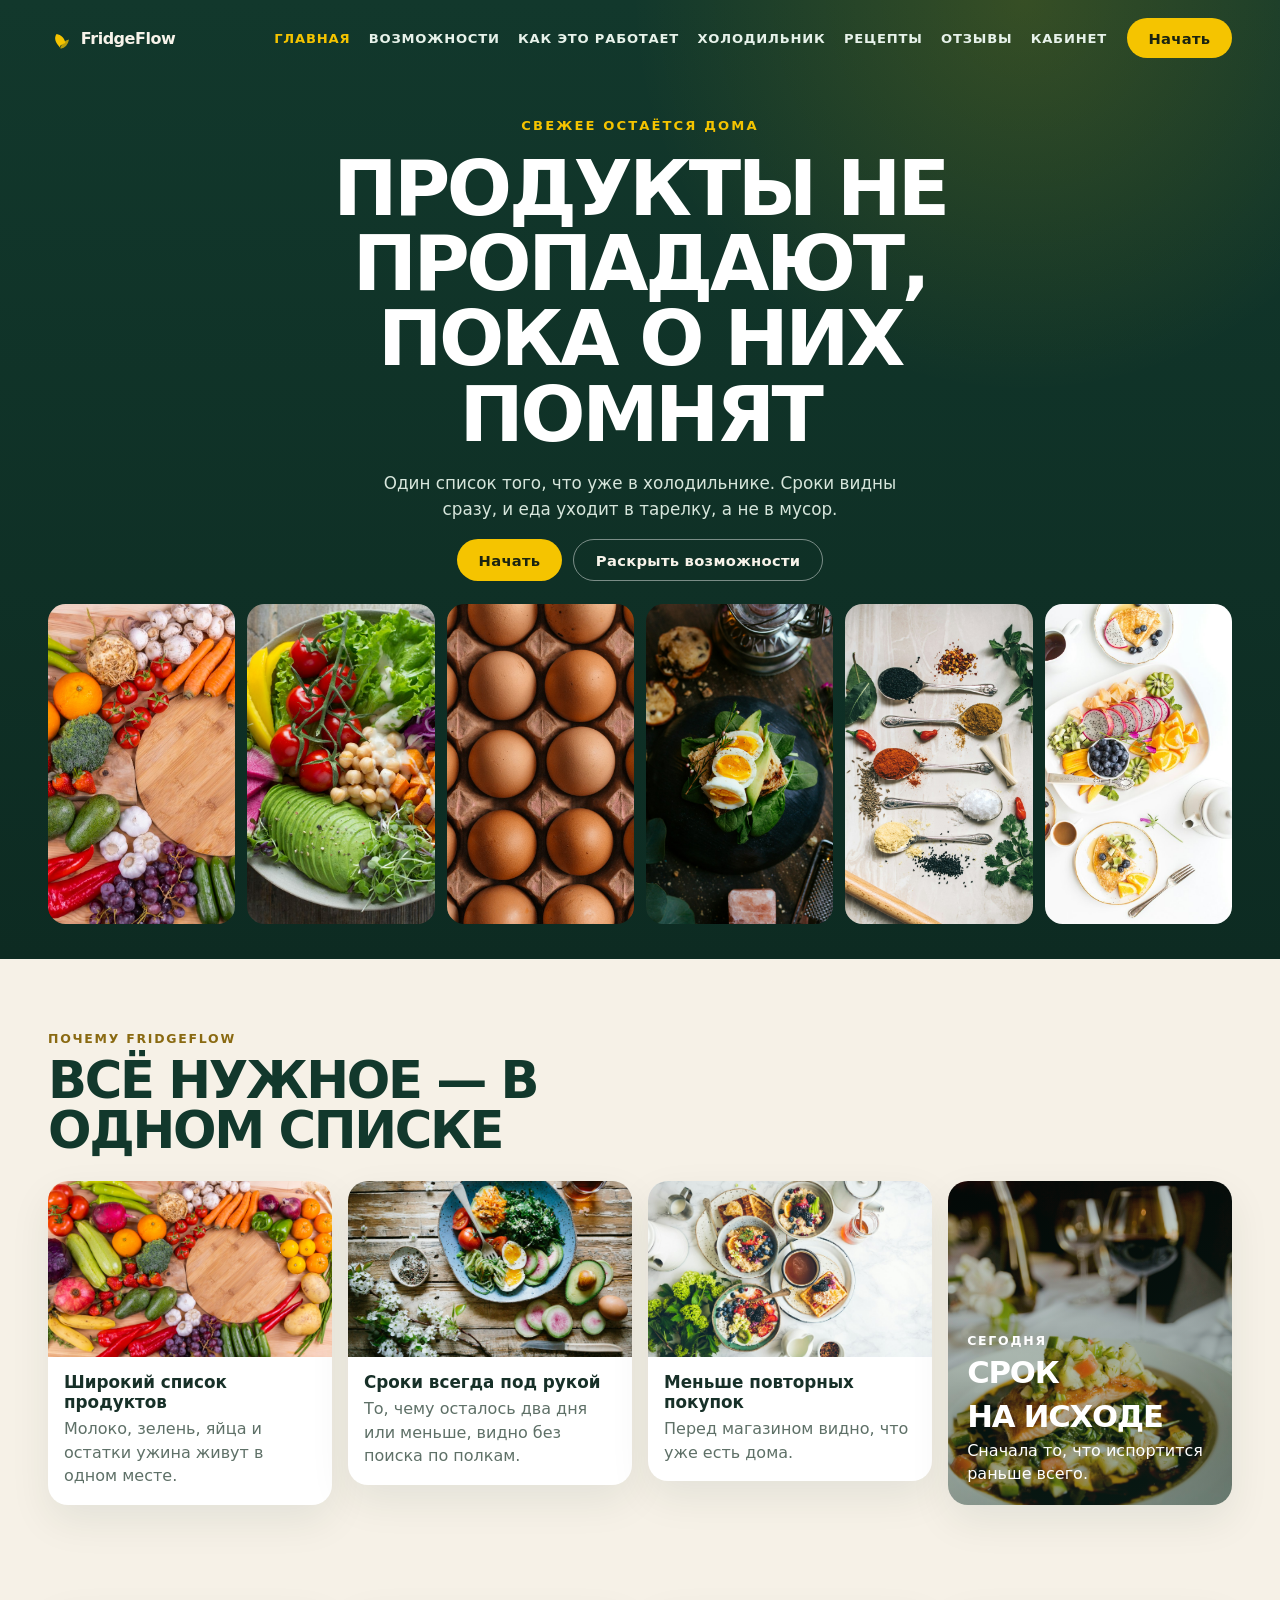
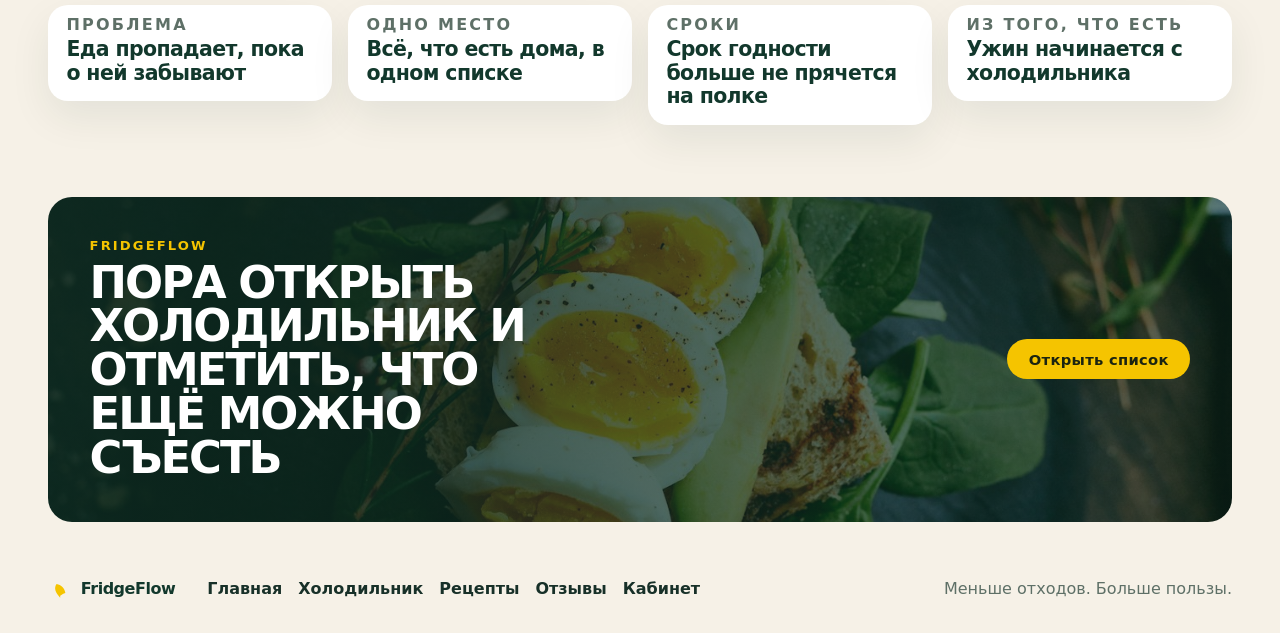
<file: index.html>
<!DOCTYPE html>
<html lang="ru">
  <head>
    <meta charset="UTF-8" />
    <meta name="viewport" content="width=device-width, initial-scale=1" />
    <title>FridgeFlow</title>
    <link rel="stylesheet" href="styles.css" />
  </head>
  <body>
    <header class="topbar">
      <a class="brand" href="index.html">
        <svg viewBox="0 0 24 24" aria-hidden="true">
          <path
            fill="currentColor"
            d="M11.8 21c-4.6-5.1-6.4-9.1-3.5-13.3C12.8 8.4 16.2 12 16.8 16.4c-.9.2-1.9.6-2.8 1.2-.6.5-1.4.9-2.2 1.4Z"
          />
          <path
            fill="currentColor"
            opacity="0.72"
            d="M12.1 20.7c1.3-3.9 4-6.7 8.2-7.7-.9 4.7-3.6 8.2-8.2 9v-1.3Z"
          />
        </svg>
        <span>FridgeFlow</span>
      </a>
      <nav class="top-nav" aria-label="Разделы">
        <a href="index.html" aria-current="page">Главная</a>
        <a href="#why">Возможности</a>
        <a href="#chapters">Как это работает</a>
        <a href="dashboard.html">Холодильник</a>
        <a href="recipes.html">Рецепты</a>
        <a href="reviews.html">Отзывы</a>
        <a href="cabinet.html">Кабинет</a>
      </nav>
      <a class="pill" href="dashboard.html">Начать</a>
    </header>

    <main class="hero">
      <div id="expiry-notice" class="expiry-notice" hidden></div>
      <div class="hero-content">
        <p class="logo reveal">Свежее остаётся дома</p>
        <h1 class="reveal">Продукты не пропадают, пока о них помнят</h1>
        <p class="lead reveal">
          Один список того, что уже в холодильнике. Сроки видны сразу, и еда
          уходит в тарелку, а не в мусор.
        </p>
        <div class="hero-actions reveal">
          <a class="cta" href="dashboard.html">Начать</a>
          <button class="cta cta-secondary" id="open-chapters" type="button" aria-expanded="false">
            Раскрыть возможности
          </button>
        </div>
      </div>
      <div class="mosaic" aria-hidden="true">
        <img src="images/vegetables.jpg" alt="" />
        <img src="images/greens.jpg" alt="" />
        <img src="images/eggs.jpg" alt="" />
        <img src="images/meal.jpg" alt="" />
        <img src="images/board.jpg" alt="" />
        <img src="images/roast.jpg" alt="" />
      </div>
    </main>

    <section class="why" id="why">
      <p class="kicker">Почему FridgeFlow</p>
      <h2>Всё нужное — в одном списке</h2>
      <div class="why-grid">
        <article class="why-card">
          <img src="images/vegetables.jpg" alt="Овощи и фрукты на столе" />
          <h3>Широкий список продуктов</h3>
          <p>Молоко, зелень, яйца и остатки ужина живут в одном месте.</p>
        </article>
        <article class="why-card">
          <img src="images/prep.jpg" alt="Подготовка продуктов на кухне" />
          <h3>Сроки всегда под рукой</h3>
          <p>То, чему осталось два дня или меньше, видно без поиска по полкам.</p>
        </article>
        <article class="why-card">
          <img src="images/pantry.jpg" alt="Запас продуктов на полке" />
          <h3>Меньше повторных покупок</h3>
          <p>Перед магазином видно, что уже есть дома.</p>
        </article>
        <article class="why-card why-card-accent">
          <p class="sale-kicker">Сегодня</p>
          <p class="sale-title">Срок<br />на исходе</p>
          <p>Сначала то, что испортится раньше всего.</p>
        </article>
      </div>
    </section>

    <div class="chapters" id="chapters">
      <section class="chapter" tabindex="0" aria-labelledby="problem-title">
        <p class="kicker">Проблема</p>
        <h2 id="problem-title">Еда пропадает, пока о ней забывают</h2>
        <div class="chapter-extra">
          <div class="chapter-extra-inner">
            <figure class="chapter-photo">
              <img
                src="images/vegetables.jpg"
                alt="Овощи и фрукты, разложенные на деревянной доске"
              />
            </figure>
            <p>
              Продукты покупают с запасом, а потом теряют из виду. Без срока
              годности под рукой зелень, молоко и вчерашний ужин оказываются
              в мусоре.
            </p>
          </div>
        </div>
      </section>

      <section class="chapter" tabindex="0" aria-labelledby="place-title">
        <p class="kicker">Одно место</p>
        <h2 id="place-title">Всё, что есть дома, в одном списке</h2>
        <div class="chapter-extra">
          <div class="chapter-extra-inner">
            <figure class="chapter-photo">
              <img
                src="images/greens.jpg"
                alt="Овощи, авокадо и нут в миске на деревянном столе"
              />
            </figure>
            <p>
              FridgeFlow собирает продукты в одном месте. Видно, что уже есть
              и сколько осталось, поэтому одно и то же не покупается снова.
            </p>
            <p class="pantry">Молоко, яйца, шпинат, йогурт</p>
          </div>
        </div>
      </section>

      <section class="chapter" tabindex="0" aria-labelledby="expiry-title">
        <p class="kicker">Сроки</p>
        <h2 id="expiry-title">Срок годности больше не прячется на полке</h2>
        <div class="chapter-extra">
          <div class="chapter-extra-inner">
            <figure class="chapter-photo">
              <img src="images/eggs.jpg" alt="Яйца в картонном лотке крупным планом" />
            </figure>
            <p>
              То, что испортится раньше, видно сразу. Сначала зелень и
              молочное, потом всё, у чего ещё есть время.
            </p>
            <ul class="notes">
              <li><span>Зелень</span><span class="soon">два дня</span></li>
              <li><span>Йогурт</span><span>до пятницы</span></li>
              <li><span>Молоко</span><span>на неделе</span></li>
            </ul>
          </div>
        </div>
      </section>

      <section class="chapter" tabindex="0" aria-labelledby="cook-title">
        <p class="kicker">Из того, что есть</p>
        <h2 id="cook-title">Ужин начинается с холодильника</h2>
        <div class="chapter-extra">
          <div class="chapter-extra-inner">
            <figure class="chapter-photo">
              <img
                src="images/meal.jpg"
                alt="Тост со шпинатом, яйцом и авокадо"
              />
            </figure>
            <p>
              Рецепт собирается из продуктов, которые уже дома. Они уходят
              в тарелку, пока срок годности ещё не вышел.
            </p>
            <p class="example">Омлет, шпинат и то, что осталось со вчера</p>
          </div>
        </div>
      </section>
    </div>

    <section class="ready">
      <div>
        <p class="logo">FridgeFlow</p>
        <h2>Пора открыть холодильник и отметить, что ещё можно съесть</h2>
      </div>
      <a class="cta" href="dashboard.html">Открыть список</a>
    </section>

    <footer class="site-foot">
      <a class="brand" href="index.html">
        <svg viewBox="0 0 24 24" aria-hidden="true">
          <path
            fill="currentColor"
            d="M11.8 21c-4.6-5.1-6.4-9.1-3.5-13.3C12.8 8.4 16.2 12 16.8 16.4c-.9.2-1.9.6-2.8 1.2-.6.5-1.4.9-2.2 1.4Z"
          />
        </svg>
        <span>FridgeFlow</span>
      </a>
      <nav aria-label="Подвал">
        <a href="index.html">Главная</a>
        <a href="dashboard.html">Холодильник</a>
        <a href="recipes.html">Рецепты</a>
        <a href="reviews.html">Отзывы</a>
        <a href="cabinet.html">Кабинет</a>
      </nav>
      <p>Меньше отходов. Больше пользы.</p>
    </footer>

    <script src="script.js"></script>
  </body>
</html>
</file>
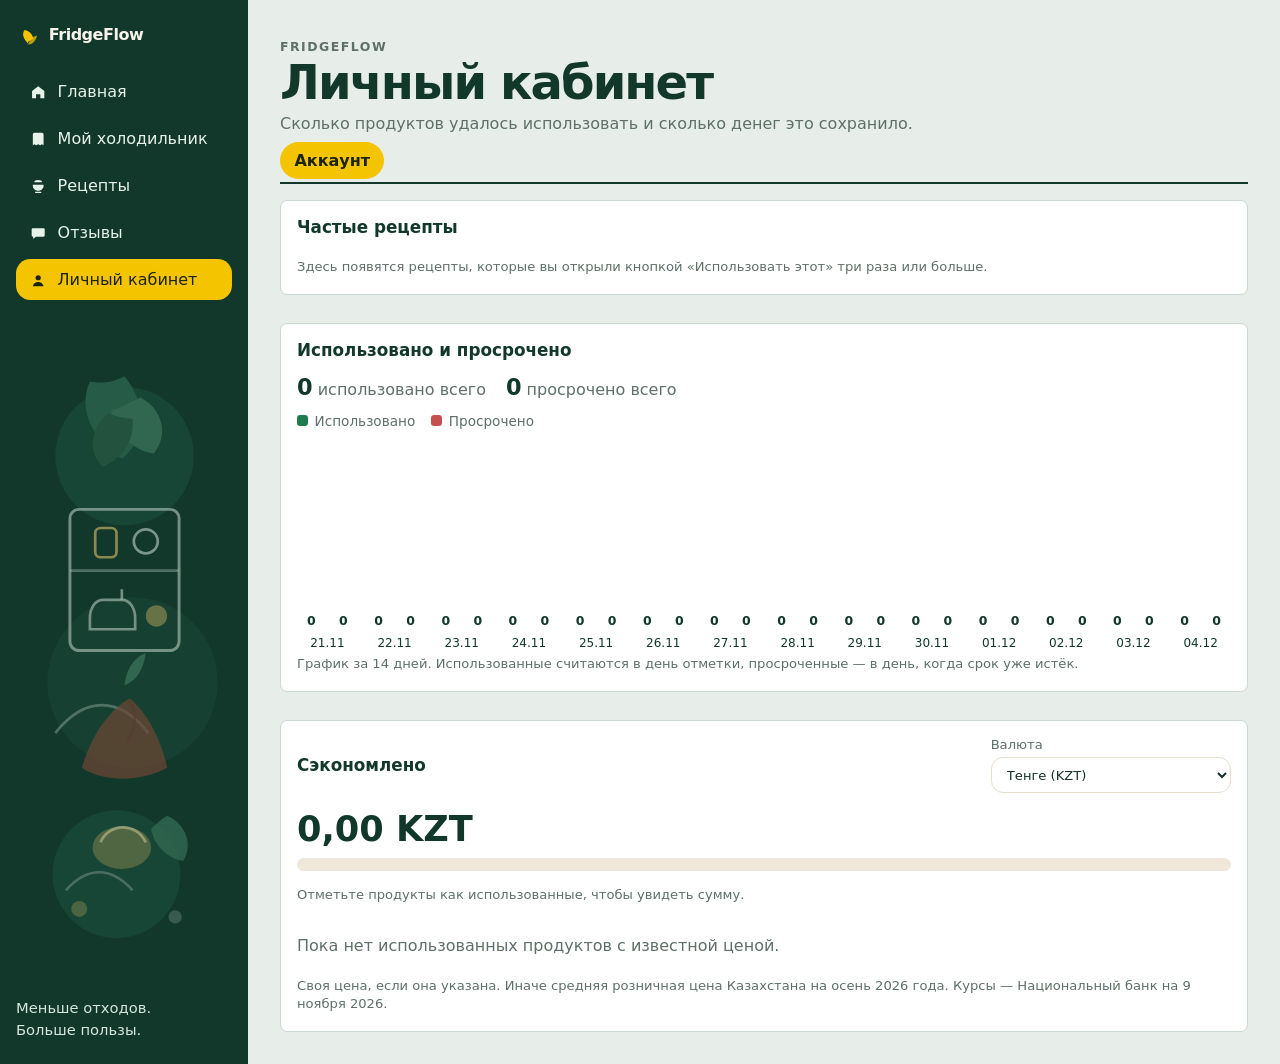
<file: cabinet.html>
<!DOCTYPE html>
<html lang="ru">
  <head>
    <meta charset="UTF-8" />
    <meta name="viewport" content="width=device-width, initial-scale=1" />
    <title>Личный кабинет — FridgeFlow</title>
    <link rel="stylesheet" href="styles.css" />
    <link rel="stylesheet" href="dashboard.css" />
  </head>
  <body class="page-cabinet">
    <div class="app">
      <aside class="sidebar">
        <a class="brand" href="index.html">
          <svg viewBox="0 0 24 24" aria-hidden="true">
            <path
              fill="currentColor"
              d="M11.8 21c-4.6-5.1-6.4-9.1-3.5-13.3C12.8 8.4 16.2 12 16.8 16.4c-.9.2-1.9.6-2.8 1.2-.6.5-1.4.9-2.2 1.4Z"
            />
            <path
              fill="currentColor"
              opacity="0.72"
              d="M12.1 20.7c1.3-3.9 4-6.7 8.2-7.7-.9 4.7-3.6 8.2-8.2 9v-1.3Z"
            />
          </svg>
          <span>FridgeFlow</span>
        </a>

        <nav class="side-nav" aria-label="Разделы">
          <a href="index.html">
            <svg viewBox="0 0 24 24" aria-hidden="true">
              <path
                fill="currentColor"
                d="M12 4.2 4 10.4V20h5.2v-5.2h5.6V20H20v-9.6L12 4.2Z"
              />
            </svg>
            Главная
          </a>
          <a href="dashboard.html">
            <svg viewBox="0 0 24 24" aria-hidden="true">
              <path
                fill="currentColor"
                d="M7 3.5h10a2 2 0 0 1 2 2V20l-2.2-1.4L14.6 20l-2.6-1.4L9.4 20l-2.2-1.4L5 20V5.5a2 2 0 0 1 2-2Zm1.2 5h7.6v1.6H8.2V8.5Zm0 3.4h7.6v1.6H8.2v-1.6Z"
              />
            </svg>
            Мой холодильник
          </a>
          <a href="recipes.html">
            <svg viewBox="0 0 24 24" aria-hidden="true">
              <path
                fill="currentColor"
                d="M5 10.2h14v1.1c0 3.6-3.1 6.5-7 6.5s-7-2.9-7-6.5v-1.1Zm1.8-3.4h10.4c-.3-1.7-1.8-2.8-5.2-2.8s-4.9 1.1-5.2 2.8ZM8 19.4h8v1.4H8v-1.4Z"
              />
            </svg>
            Рецепты
          </a>
          <a href="reviews.html">
            <svg viewBox="0 0 24 24" aria-hidden="true">
              <path fill="currentColor" d="M5 5.5h14a1.5 1.5 0 0 1 1.5 1.5v8a1.5 1.5 0 0 1-1.5 1.5H9l-3.5 3v-3H5A1.5 1.5 0 0 1 3.5 15V7A1.5 1.5 0 0 1 5 5.5Z" />
            </svg>
            Отзывы
          </a>
          <a href="cabinet.html" aria-current="page">
            <svg viewBox="0 0 24 24" aria-hidden="true">
              <path
                fill="currentColor"
                d="M12 12.2a3.4 3.4 0 1 0 0-6.8 3.4 3.4 0 0 0 0 6.8ZM5.2 19.2c.7-3 3.4-4.8 6.8-4.8s6.1 1.8 6.8 4.8v.8H5.2v-.8Z"
              />
            </svg>
            Личный кабинет
          </a>
        </nav>

        <p class="sidebar-note">Меньше отходов.<br />Больше пользы.</p>
      </aside>

      <main class="dashboard">
        <header class="greeting">
          <p class="eyebrow">FridgeFlow</p>
          <h1>Личный кабинет</h1>
          <p>Сколько продуктов удалось использовать и сколько денег это сохранило.</p>
          <p id="account-about" class="field-hint"></p>
          <button class="action" id="account-open" type="button">Аккаунт</button>
          <form id="account-form" class="name-form" hidden>
            <label>
              Имя
              <input name="name" type="text" required maxlength="40" />
            </label>
            <label>
              О себе, не больше 15 слов
              <textarea name="about" maxlength="180" rows="3"></textarea>
            </label>
            <p id="account-error" class="recipe-miss" hidden></p>
            <div class="form-actions">
              <button class="action" type="submit">Сохранить</button>
              <button class="action action-quiet" id="account-cancel" type="button">Закрыть</button>
            </div>
          </form>
        </header>

        <section class="panel" aria-labelledby="recipe-use-title">
          <div class="panel-head">
            <h2 id="recipe-use-title">Частые рецепты</h2>
          </div>
          <div id="used-recipes" class="saved-list"></div>
        </section>

        <section class="panel" aria-labelledby="history-title">
          <div class="panel-head">
            <h2 id="history-title">Использовано и просрочено</h2>
          </div>
          <div class="totals">
            <p><strong id="used-total">0</strong> использовано всего</p>
            <p><strong id="expired-total">0</strong> просрочено всего</p>
          </div>
          <div class="chart-legend">
            <span><i class="swatch swatch-used"></i>Использовано</span>
            <span><i class="swatch swatch-expired"></i>Просрочено</span>
          </div>
          <div class="day-chart" id="day-chart"></div>
          <p class="field-hint">График за 14 дней. Использованные считаются в день отметки, просроченные — в день, когда срок уже истёк.</p>
        </section>

        <section class="panel" aria-labelledby="saved-title">
          <div class="panel-head panel-head-row">
            <h2 id="saved-title">Сэкономлено</h2>
            <label class="currency-pick">
              Валюта
              <select id="currency"></select>
            </label>
          </div>
          <div class="save-scale">
            <strong id="saved-amount">0</strong>
            <div
              class="scale-track"
              id="scale-track"
              role="meter"
              aria-valuemin="0"
              aria-valuemax="0"
              aria-valuenow="0"
              aria-label="Доля сэкономленных денег"
            >
              <div class="scale-fill" id="scale-fill"></div>
            </div>
            <p class="field-hint" id="scale-note"></p>
          </div>
          <div id="saved-list" class="saved-list"></div>
          <p class="field-hint">
            Своя цена, если она указана. Иначе средняя розничная цена Казахстана на осень 2026 года.
            Курсы — Национальный банк на 9 ноября 2026.
          </p>
        </section>
      </main>
    </div>

    <script src="script.js"></script>
    <script src="prices.js"></script>
    <script src="recipes-data.js"></script>
    <script src="cabinet.js"></script>
  </body>
</html>
</file>
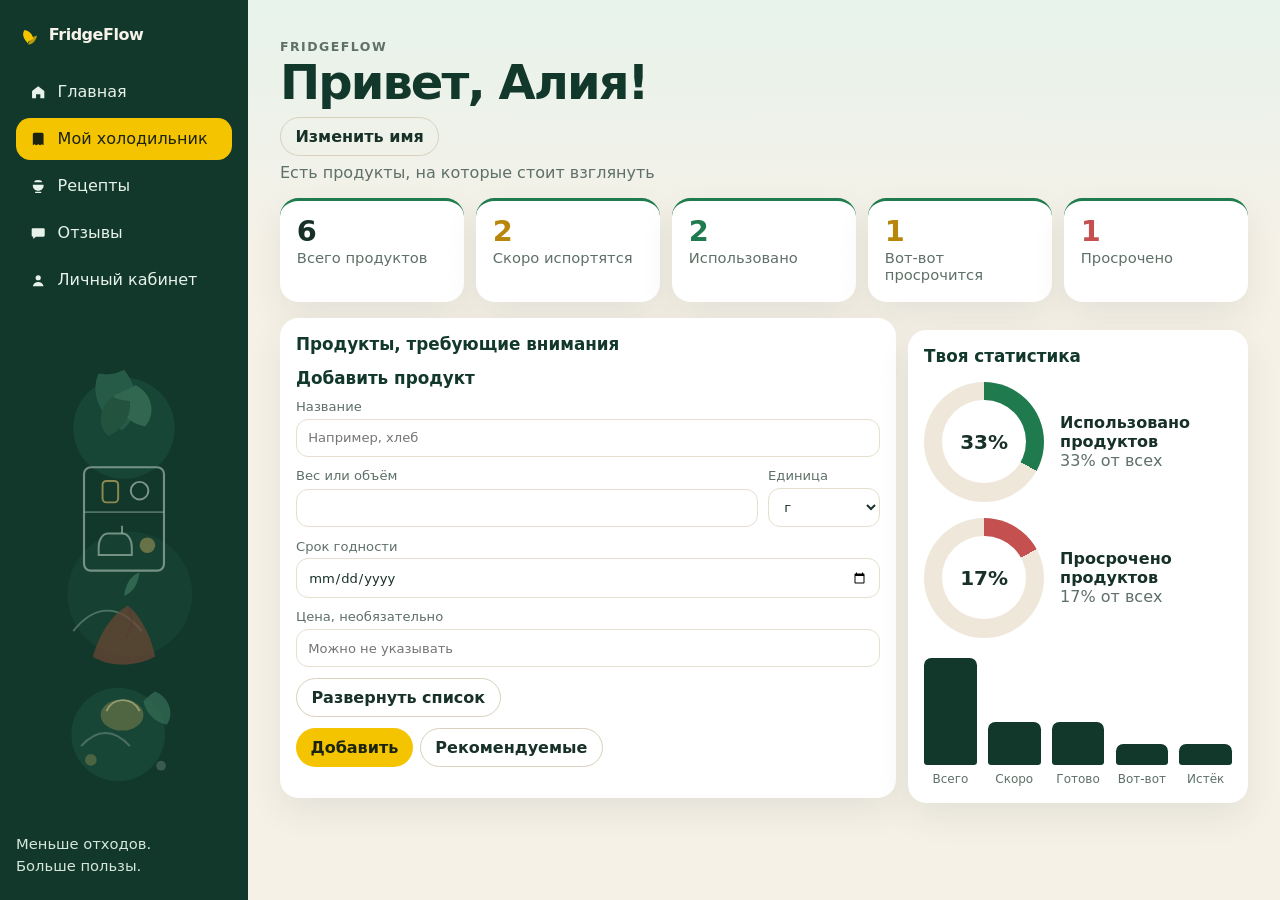
<file: dashboard.html>
<!DOCTYPE html>
<html lang="ru">
  <head>
    <meta charset="UTF-8" />
    <meta name="viewport" content="width=device-width, initial-scale=1" />
    <title>Мой холодильник — FridgeFlow</title>
    <link rel="stylesheet" href="styles.css" />
    <link rel="stylesheet" href="dashboard.css" />
  </head>
  <body class="page-fridge">
    <div class="app">
      <aside class="sidebar">
        <a class="brand" href="index.html">
          <svg viewBox="0 0 24 24" aria-hidden="true">
            <path
              fill="currentColor"
              d="M11.8 21c-4.6-5.1-6.4-9.1-3.5-13.3C12.8 8.4 16.2 12 16.8 16.4c-.9.2-1.9.6-2.8 1.2-.6.5-1.4.9-2.2 1.4Z"
            />
            <path
              fill="currentColor"
              opacity="0.72"
              d="M12.1 20.7c1.3-3.9 4-6.7 8.2-7.7-.9 4.7-3.6 8.2-8.2 9v-1.3Z"
            />
          </svg>
          <span>FridgeFlow</span>
        </a>

        <nav class="side-nav" aria-label="Разделы">
          <a href="index.html">
            <svg viewBox="0 0 24 24" aria-hidden="true">
              <path
                fill="currentColor"
                d="M12 4.2 4 10.4V20h5.2v-5.2h5.6V20H20v-9.6L12 4.2Z"
              />
            </svg>
            Главная
          </a>
          <a href="dashboard.html" aria-current="page">
            <svg viewBox="0 0 24 24" aria-hidden="true">
              <path
                fill="currentColor"
                d="M7 3.5h10a2 2 0 0 1 2 2V20l-2.2-1.4L14.6 20l-2.6-1.4L9.4 20l-2.2-1.4L5 20V5.5a2 2 0 0 1 2-2Zm1.2 5h7.6v1.6H8.2V8.5Zm0 3.4h7.6v1.6H8.2v-1.6Z"
              />
            </svg>
            Мой холодильник
          </a>
          <a href="recipes.html">
            <svg viewBox="0 0 24 24" aria-hidden="true">
              <path
                fill="currentColor"
                d="M5 10.2h14v1.1c0 3.6-3.1 6.5-7 6.5s-7-2.9-7-6.5v-1.1Zm1.8-3.4h10.4c-.3-1.7-1.8-2.8-5.2-2.8s-4.9 1.1-5.2 2.8ZM8 19.4h8v1.4H8v-1.4Z"
              />
            </svg>
            Рецепты
          </a>
          <a href="reviews.html">
            <svg viewBox="0 0 24 24" aria-hidden="true">
              <path fill="currentColor" d="M5 5.5h14a1.5 1.5 0 0 1 1.5 1.5v8a1.5 1.5 0 0 1-1.5 1.5H9l-3.5 3v-3H5A1.5 1.5 0 0 1 3.5 15V7A1.5 1.5 0 0 1 5 5.5Z" />
            </svg>
            Отзывы
          </a>
          <a href="cabinet.html">
            <svg viewBox="0 0 24 24" aria-hidden="true">
              <path
                fill="currentColor"
                d="M12 12.2a3.4 3.4 0 1 0 0-6.8 3.4 3.4 0 0 0 0 6.8ZM5.2 19.2c.7-3 3.4-4.8 6.8-4.8s6.1 1.8 6.8 4.8v.8H5.2v-.8Z"
              />
            </svg>
            Личный кабинет
          </a>
        </nav>

        <p class="sidebar-note">Меньше отходов.<br />Больше пользы.</p>
      </aside>

      <main class="dashboard">
        <header class="greeting">
          <p class="eyebrow">FridgeFlow</p>
          <h1>Привет, <span id="user-name">Алия</span>!</h1>
          <form id="name-form" class="name-form" hidden>
            <label>
              Имя
              <input name="userName" type="text" required maxlength="40" />
            </label>
            <div class="form-actions">
              <button class="action" type="submit">Сохранить</button>
              <button class="action action-quiet" id="cancel-name" type="button">Отмена</button>
            </div>
          </form>
          <button class="action action-quiet" id="rename" type="button">Изменить имя</button>
          <p id="fridge-status">Твой холодильник в порядке</p>
        </header>

        <section class="counters" aria-label="Счётчики продуктов">
          <article class="counter" tabindex="0">
            <strong id="count-total">0</strong>
            <span>Всего продуктов</span>
            <div class="counter-extra">
              <div class="counter-extra-inner">
                <p class="counter-rule" id="rule-total"></p>
                <ul class="counter-items" id="items-total"></ul>
              </div>
            </div>
          </article>
          <article class="counter counter-soon" tabindex="0">
            <strong id="count-soon">0</strong>
            <span>Скоро испортятся</span>
            <div class="counter-extra">
              <div class="counter-extra-inner">
                <p class="counter-rule" id="rule-soon"></p>
                <ul class="counter-items" id="items-soon"></ul>
              </div>
            </div>
          </article>
          <article class="counter counter-used" tabindex="0">
            <strong id="count-used">0</strong>
            <span>Использовано</span>
            <div class="counter-extra">
              <div class="counter-extra-inner">
                <p class="counter-rule" id="rule-used"></p>
                <ul class="counter-items" id="items-used"></ul>
              </div>
            </div>
          </article>
          <article class="counter counter-soon" tabindex="0">
            <strong id="count-almost">0</strong>
            <span>Вот-вот просрочится</span>
            <div class="counter-extra">
              <div class="counter-extra-inner">
                <p class="counter-rule" id="rule-almost"></p>
                <ul class="counter-items" id="items-almost"></ul>
              </div>
            </div>
          </article>
          <article class="counter counter-expired" tabindex="0">
            <strong id="count-expired">0</strong>
            <span>Просрочено</span>
            <div class="counter-extra">
              <div class="counter-extra-inner">
                <p class="counter-rule" id="rule-expired"></p>
                <ul class="counter-items" id="items-expired"></ul>
              </div>
            </div>
          </article>
        </section>

        <div class="workspace">
          <section class="panel" aria-labelledby="products-title">
            <div class="panel-head">
              <h2 id="products-title">Продукты, требующие внимания</h2>
            </div>

            <form id="product-form" class="product-form">
              <h3 id="form-title">Добавить продукт</h3>
              <label>
                Название
                <input name="name" type="text" required maxlength="60" placeholder="Например, хлеб" />
              </label>
              <div class="amount-row">
                <label>
                  Вес или объём
                  <input name="amount" type="number" min="0.1" step="0.1" required />
                </label>
                <label>
                  Единица
                  <select name="unit">
                    <option value="g">г</option>
                    <option value="kg">кг</option>
                    <option value="ml">мл</option>
                    <option value="l">л</option>
                    <option value="pcs">шт</option>
                  </select>
                </label>
              </div>
              <label>
                Срок годности
                <input name="expiry" type="date" required />
              </label>
              <label>
                Цена, необязательно
                <input name="price" type="number" min="0" step="0.01" placeholder="Можно не указывать" />
              </label>
              <button class="action action-quiet" id="toggle-list" type="button" aria-expanded="false" aria-controls="product-list">
                Развернуть список
              </button>
              <div class="form-actions">
                <button class="action" type="submit">Добавить</button>
                <div class="recommend" id="recommend">
                  <button class="action action-quiet" id="recommend-toggle" type="button" aria-expanded="false" aria-controls="recommend-panel">
                    Рекомендуемые
                  </button>
                  <div class="recommend-panel" id="recommend-panel">
                    <div class="recommend-panel-inner">
                      <ul class="recommend-list" id="recommend-list"></ul>
                      <button class="action action-quiet" id="recommend-save" type="button">В список</button>
                    </div>
                  </div>
                </div>
                <button class="action action-quiet" id="cancel-edit" type="button" hidden>
                  Отмена
                </button>
              </div>
            </form>

            <div id="product-list" class="product-list">
              <div id="product-list-inner" class="product-list-inner"></div>
            </div>
          </section>

          <section class="panel" aria-labelledby="stats-title">
            <div class="panel-head">
              <h2 id="stats-title">Твоя статистика</h2>
            </div>
            <div class="usage-grid">
              <div class="usage">
                <div class="donut" id="usage-donut" style="--share: 0">
                  <strong id="usage-percent">0%</strong>
                </div>
                <div>
                  <p class="usage-label">Использовано продуктов</p>
                  <p class="usage-note" id="usage-note">0% от всех</p>
                </div>
              </div>
              <div class="usage">
                <div class="donut donut-expired" id="expired-donut" style="--share: 0">
                  <strong id="expired-percent">0%</strong>
                </div>
                <div>
                  <p class="usage-label">Просрочено продуктов</p>
                  <p class="usage-note" id="expired-note">0% от всех</p>
                </div>
              </div>
            </div>
            <div class="bars" id="usage-bars" aria-hidden="true"></div>
          </section>
        </div>
      </main>
    </div>

    <script src="script.js"></script>
    <script src="prices.js"></script>
    <script src="dashboard.js"></script>
  </body>
</html>
</file>
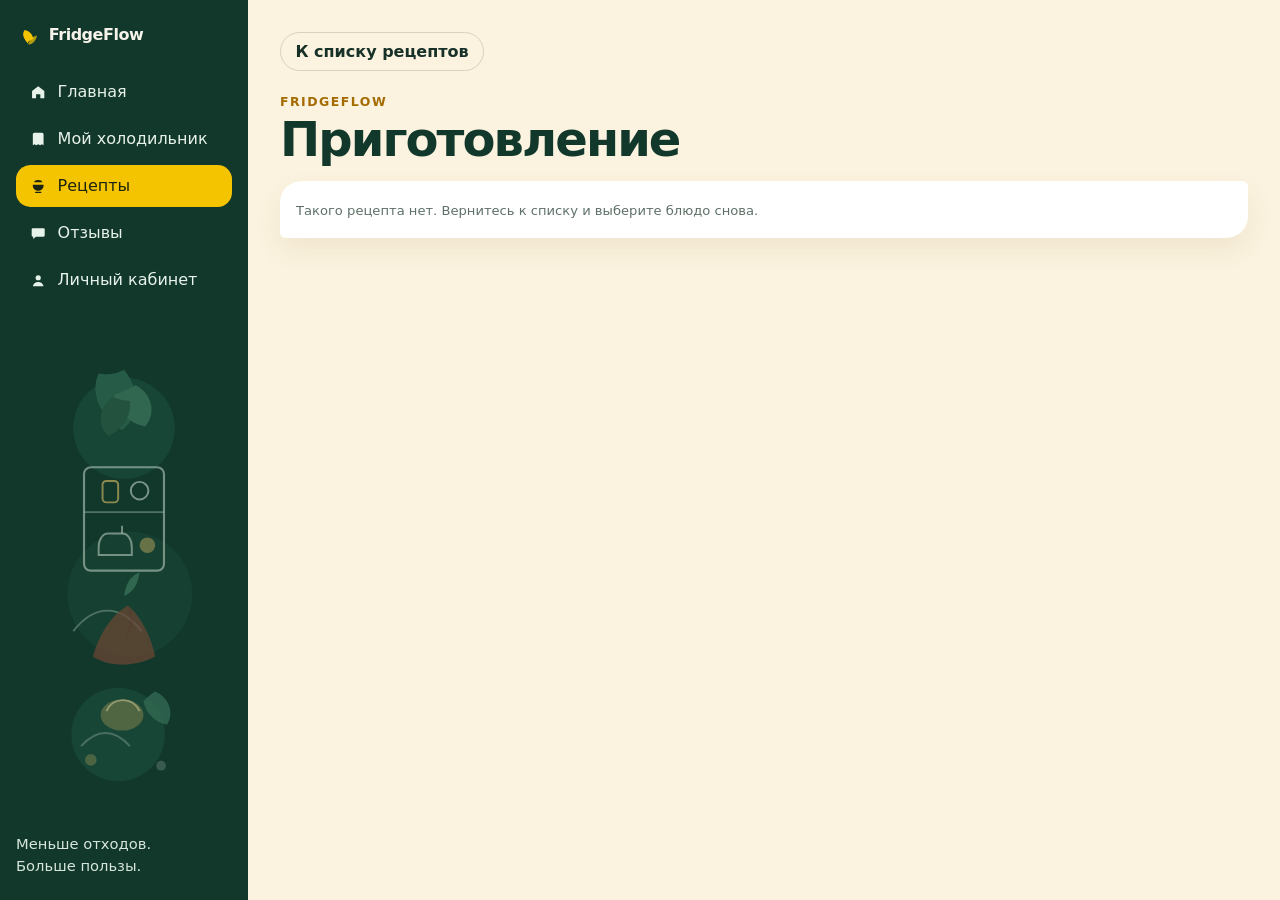
<file: recipe.html>
<!DOCTYPE html>
<html lang="ru">
  <head>
    <meta charset="UTF-8" />
    <meta name="viewport" content="width=device-width, initial-scale=1" />
    <title>Рецепт — FridgeFlow</title>
    <link rel="stylesheet" href="styles.css" />
    <link rel="stylesheet" href="dashboard.css" />
  </head>
  <body class="page-recipe">
    <div class="app">
      <aside class="sidebar">
        <a class="brand" href="index.html">
          <svg viewBox="0 0 24 24" aria-hidden="true">
            <path
              fill="currentColor"
              d="M11.8 21c-4.6-5.1-6.4-9.1-3.5-13.3C12.8 8.4 16.2 12 16.8 16.4c-.9.2-1.9.6-2.8 1.2-.6.5-1.4.9-2.2 1.4Z"
            />
            <path
              fill="currentColor"
              opacity="0.72"
              d="M12.1 20.7c1.3-3.9 4-6.7 8.2-7.7-.9 4.7-3.6 8.2-8.2 9v-1.3Z"
            />
          </svg>
          <span>FridgeFlow</span>
        </a>

        <nav class="side-nav" aria-label="Разделы">
          <a href="index.html">
            <svg viewBox="0 0 24 24" aria-hidden="true">
              <path fill="currentColor" d="M12 4.2 4 10.4V20h5.2v-5.2h5.6V20H20v-9.6L12 4.2Z" />
            </svg>
            Главная
          </a>
          <a href="dashboard.html">
            <svg viewBox="0 0 24 24" aria-hidden="true">
              <path
                fill="currentColor"
                d="M7 3.5h10a2 2 0 0 1 2 2V20l-2.2-1.4L14.6 20l-2.6-1.4L9.4 20l-2.2-1.4L5 20V5.5a2 2 0 0 1 2-2Zm1.2 5h7.6v1.6H8.2V8.5Zm0 3.4h7.6v1.6H8.2v-1.6Z"
              />
            </svg>
            Мой холодильник
          </a>
          <a href="recipes.html" aria-current="page">
            <svg viewBox="0 0 24 24" aria-hidden="true">
              <path
                fill="currentColor"
                d="M5 10.2h14v1.1c0 3.6-3.1 6.5-7 6.5s-7-2.9-7-6.5v-1.1Zm1.8-3.4h10.4c-.3-1.7-1.8-2.8-5.2-2.8s-4.9 1.1-5.2 2.8ZM8 19.4h8v1.4H8v-1.4Z"
              />
            </svg>
            Рецепты
          </a>
          <a href="reviews.html">
            <svg viewBox="0 0 24 24" aria-hidden="true">
              <path fill="currentColor" d="M5 5.5h14a1.5 1.5 0 0 1 1.5 1.5v8a1.5 1.5 0 0 1-1.5 1.5H9l-3.5 3v-3H5A1.5 1.5 0 0 1 3.5 15V7A1.5 1.5 0 0 1 5 5.5Z" />
            </svg>
            Отзывы
          </a>
          <a href="cabinet.html">
            <svg viewBox="0 0 24 24" aria-hidden="true">
              <path
                fill="currentColor"
                d="M12 12.2a3.4 3.4 0 1 0 0-6.8 3.4 3.4 0 0 0 0 6.8ZM5.2 19.2c.7-3 3.4-4.8 6.8-4.8s6.1 1.8 6.8 4.8v.8H5.2v-.8Z"
              />
            </svg>
            Личный кабинет
          </a>
        </nav>

        <p class="sidebar-note">Меньше отходов.<br />Больше пользы.</p>
      </aside>

      <main class="dashboard">
        <header class="greeting recipe-head">
          <a class="action action-quiet recipe-back" href="recipes.html">К списку рецептов</a>
          <div class="recipe-heading">
            <p class="eyebrow">FridgeFlow</p>
            <h1>Приготовление</h1>
          </div>
        </header>

        <section class="panel" id="recipe-detail" aria-live="polite"></section>
      </main>
    </div>

    <script src="script.js"></script>
    <script src="recipes-data.js"></script>
    <script src="recipe-page.js"></script>
  </body>
</html>
</file>
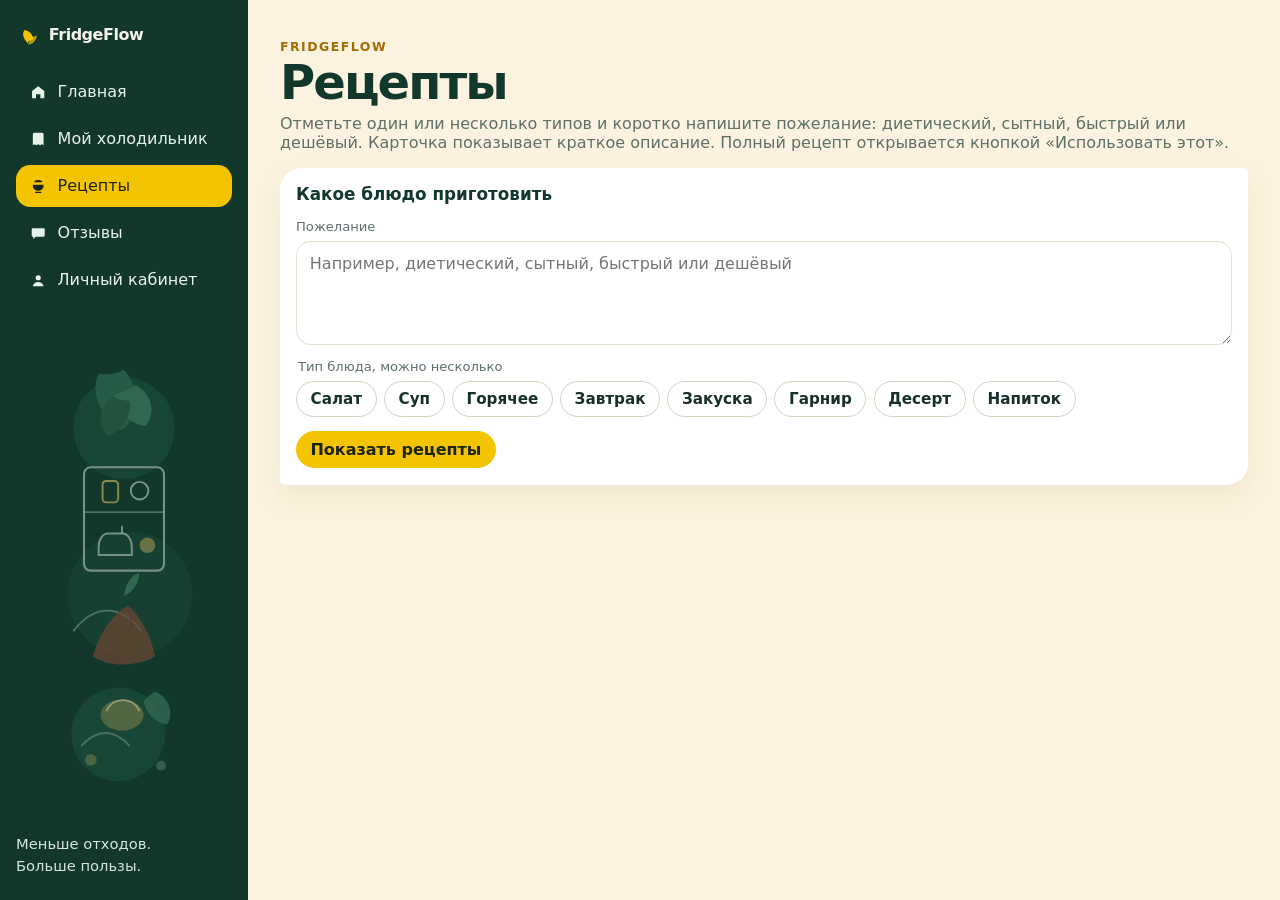
<file: recipes.html>
<!DOCTYPE html>
<html lang="ru">
  <head>
    <meta charset="UTF-8" />
    <meta name="viewport" content="width=device-width, initial-scale=1" />
    <title>Рецепты — FridgeFlow</title>
    <link rel="stylesheet" href="styles.css" />
    <link rel="stylesheet" href="dashboard.css" />
  </head>
  <body class="page-recipes">
    <div class="app">
      <aside class="sidebar">
        <a class="brand" href="index.html">
          <svg viewBox="0 0 24 24" aria-hidden="true">
            <path
              fill="currentColor"
              d="M11.8 21c-4.6-5.1-6.4-9.1-3.5-13.3C12.8 8.4 16.2 12 16.8 16.4c-.9.2-1.9.6-2.8 1.2-.6.5-1.4.9-2.2 1.4Z"
            />
            <path
              fill="currentColor"
              opacity="0.72"
              d="M12.1 20.7c1.3-3.9 4-6.7 8.2-7.7-.9 4.7-3.6 8.2-8.2 9v-1.3Z"
            />
          </svg>
          <span>FridgeFlow</span>
        </a>

        <nav class="side-nav" aria-label="Разделы">
          <a href="index.html">
            <svg viewBox="0 0 24 24" aria-hidden="true">
              <path
                fill="currentColor"
                d="M12 4.2 4 10.4V20h5.2v-5.2h5.6V20H20v-9.6L12 4.2Z"
              />
            </svg>
            Главная
          </a>
          <a href="dashboard.html">
            <svg viewBox="0 0 24 24" aria-hidden="true">
              <path
                fill="currentColor"
                d="M7 3.5h10a2 2 0 0 1 2 2V20l-2.2-1.4L14.6 20l-2.6-1.4L9.4 20l-2.2-1.4L5 20V5.5a2 2 0 0 1 2-2Zm1.2 5h7.6v1.6H8.2V8.5Zm0 3.4h7.6v1.6H8.2v-1.6Z"
              />
            </svg>
            Мой холодильник
          </a>
          <a href="recipes.html" aria-current="page">
            <svg viewBox="0 0 24 24" aria-hidden="true">
              <path
                fill="currentColor"
                d="M5 10.2h14v1.1c0 3.6-3.1 6.5-7 6.5s-7-2.9-7-6.5v-1.1Zm1.8-3.4h10.4c-.3-1.7-1.8-2.8-5.2-2.8s-4.9 1.1-5.2 2.8ZM8 19.4h8v1.4H8v-1.4Z"
              />
            </svg>
            Рецепты
          </a>
          <a href="reviews.html">
            <svg viewBox="0 0 24 24" aria-hidden="true">
              <path fill="currentColor" d="M5 5.5h14a1.5 1.5 0 0 1 1.5 1.5v8a1.5 1.5 0 0 1-1.5 1.5H9l-3.5 3v-3H5A1.5 1.5 0 0 1 3.5 15V7A1.5 1.5 0 0 1 5 5.5Z" />
            </svg>
            Отзывы
          </a>
          <a href="cabinet.html">
            <svg viewBox="0 0 24 24" aria-hidden="true">
              <path
                fill="currentColor"
                d="M12 12.2a3.4 3.4 0 1 0 0-6.8 3.4 3.4 0 0 0 0 6.8ZM5.2 19.2c.7-3 3.4-4.8 6.8-4.8s6.1 1.8 6.8 4.8v.8H5.2v-.8Z"
              />
            </svg>
            Личный кабинет
          </a>
        </nav>

        <p class="sidebar-note">Меньше отходов.<br />Больше пользы.</p>
      </aside>

      <main class="dashboard">
        <header class="greeting">
          <p class="eyebrow">FridgeFlow</p>
          <h1>Рецепты</h1>
          <p>Отметьте один или несколько типов и коротко напишите пожелание: диетический, сытный, быстрый или дешёвый. Карточка показывает краткое описание. Полный рецепт открывается кнопкой «Использовать этот».</p>
        </header>

        <section class="panel" aria-labelledby="recipe-form-title">
          <div class="panel-head">
            <h2 id="recipe-form-title">Какое блюдо приготовить</h2>
          </div>
          <form id="recipe-form" class="recipe-form">
            <label>
              Пожелание
              <textarea
                name="wish"
                maxlength="200"
                placeholder="Например, диетический, сытный, быстрый или дешёвый"
              ></textarea>
            </label>
            <fieldset class="dish-types">
              <legend>Тип блюда, можно несколько</legend>
              <label><input type="checkbox" name="dish" value="salad" /><span>Салат</span></label>
              <label><input type="checkbox" name="dish" value="soup" /><span>Суп</span></label>
              <label><input type="checkbox" name="dish" value="hot" /><span>Горячее</span></label>
              <label><input type="checkbox" name="dish" value="breakfast" /><span>Завтрак</span></label>
              <label><input type="checkbox" name="dish" value="snack" /><span>Закуска</span></label>
              <label><input type="checkbox" name="dish" value="side" /><span>Гарнир</span></label>
              <label><input type="checkbox" name="dish" value="dessert" /><span>Десерт</span></label>
              <label><input type="checkbox" name="dish" value="drink" /><span>Напиток</span></label>
            </fieldset>
            <button class="action" type="submit">Показать рецепты</button>
          </form>
        </section>

        <section class="panel" id="recipe-result" aria-live="polite" hidden></section>
      </main>
    </div>

    <script src="script.js"></script>
    <script src="prices.js"></script>
    <script src="recipes-data.js"></script>
    <script src="recipes.js"></script>
  </body>
</html>
</file>
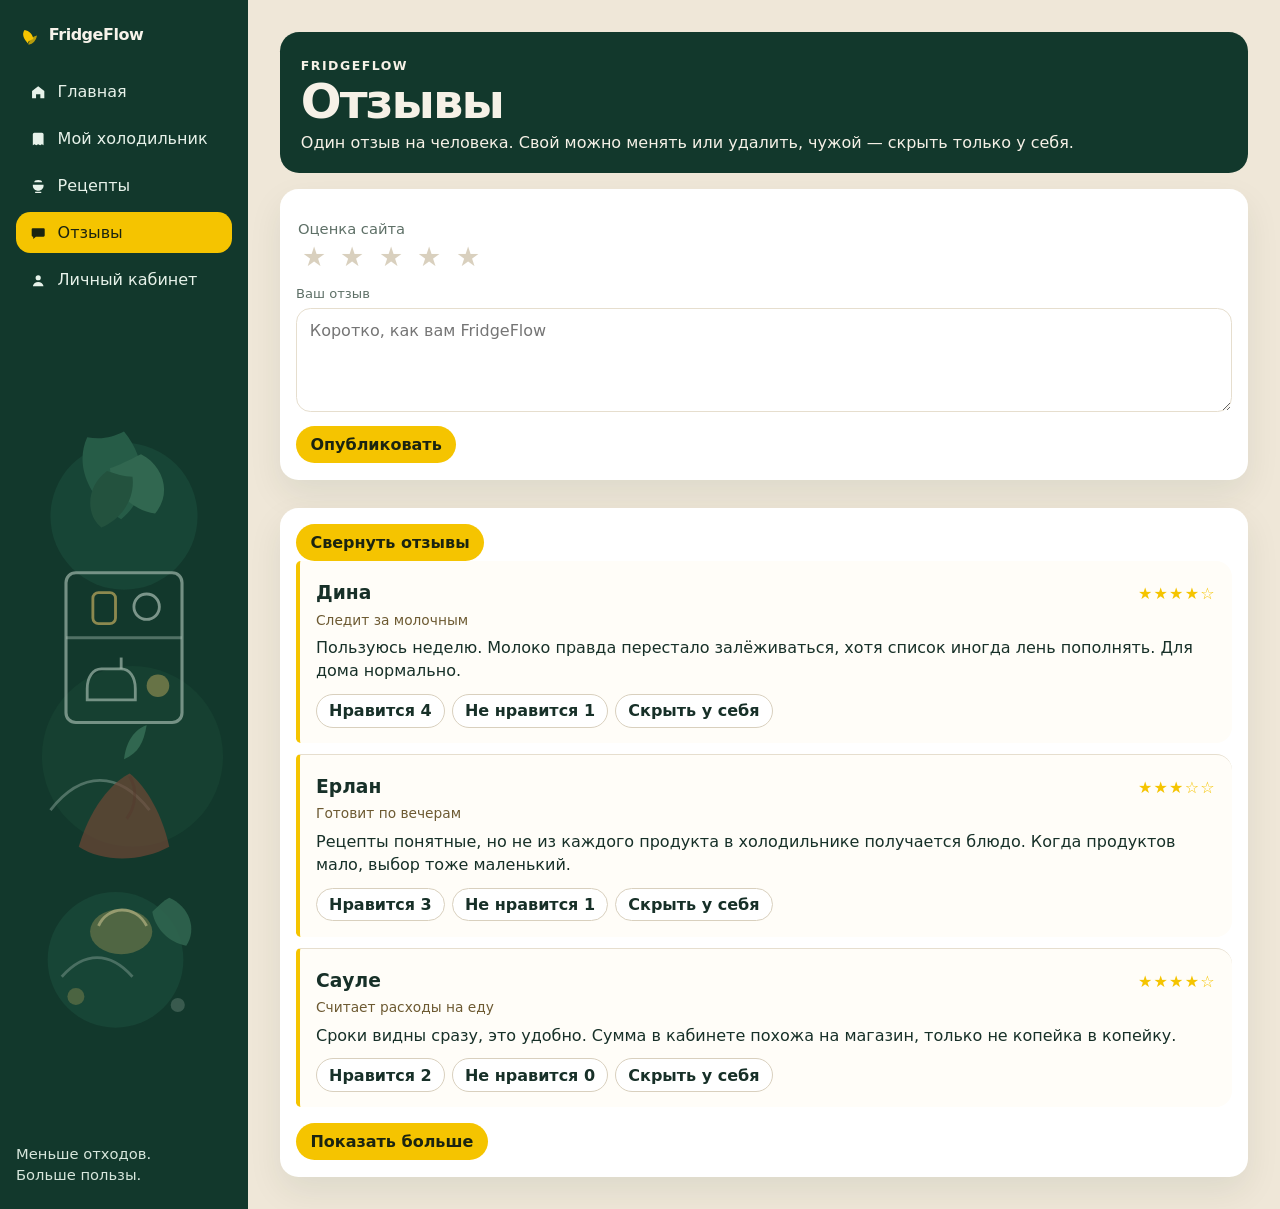
<file: reviews.html>
<!DOCTYPE html>
<html lang="ru">
  <head>
    <meta charset="UTF-8" />
    <meta name="viewport" content="width=device-width, initial-scale=1" />
    <title>Отзывы — FridgeFlow</title>
    <link rel="stylesheet" href="styles.css" />
    <link rel="stylesheet" href="dashboard.css" />
  </head>
  <body class="page-reviews">
    <div class="app">
      <aside class="sidebar">
        <a class="brand" href="index.html">
          <svg viewBox="0 0 24 24" aria-hidden="true">
            <path
              fill="currentColor"
              d="M11.8 21c-4.6-5.1-6.4-9.1-3.5-13.3C12.8 8.4 16.2 12 16.8 16.4c-.9.2-1.9.6-2.8 1.2-.6.5-1.4.9-2.2 1.4Z"
            />
            <path
              fill="currentColor"
              opacity="0.72"
              d="M12.1 20.7c1.3-3.9 4-6.7 8.2-7.7-.9 4.7-3.6 8.2-8.2 9v-1.3Z"
            />
          </svg>
          <span>FridgeFlow</span>
        </a>
        <nav class="side-nav" aria-label="Разделы">
          <a href="index.html">
            <svg viewBox="0 0 24 24" aria-hidden="true">
              <path fill="currentColor" d="M12 4.2 4 10.4V20h5.2v-5.2h5.6V20H20v-9.6L12 4.2Z" />
            </svg>
            Главная
          </a>
          <a href="dashboard.html">
            <svg viewBox="0 0 24 24" aria-hidden="true">
              <path
                fill="currentColor"
                d="M7 3.5h10a2 2 0 0 1 2 2V20l-2.2-1.4L14.6 20l-2.6-1.4L9.4 20l-2.2-1.4L5 20V5.5a2 2 0 0 1 2-2Zm1.2 5h7.6v1.6H8.2V8.5Zm0 3.4h7.6v1.6H8.2v-1.6Z"
              />
            </svg>
            Мой холодильник
          </a>
          <a href="recipes.html">
            <svg viewBox="0 0 24 24" aria-hidden="true">
              <path
                fill="currentColor"
                d="M5 10.2h14v1.1c0 3.6-3.1 6.5-7 6.5s-7-2.9-7-6.5v-1.1Zm1.8-3.4h10.4c-.3-1.7-1.8-2.8-5.2-2.8s-4.9 1.1-5.2 2.8ZM8 19.4h8v1.4H8v-1.4Z"
              />
            </svg>
            Рецепты
          </a>
          <a href="reviews.html" aria-current="page">
            <svg viewBox="0 0 24 24" aria-hidden="true">
              <path fill="currentColor" d="M5 5.5h14a1.5 1.5 0 0 1 1.5 1.5v8a1.5 1.5 0 0 1-1.5 1.5H9l-3.5 3v-3H5A1.5 1.5 0 0 1 3.5 15V7A1.5 1.5 0 0 1 5 5.5Z" />
            </svg>
            Отзывы
          </a>
          <a href="cabinet.html">
            <svg viewBox="0 0 24 24" aria-hidden="true">
              <path
                fill="currentColor"
                d="M12 12.2a3.4 3.4 0 1 0 0-6.8 3.4 3.4 0 0 0 0 6.8ZM5.2 19.2c.7-3 3.4-4.8 6.8-4.8s6.1 1.8 6.8 4.8v.8H5.2v-.8Z"
              />
            </svg>
            Личный кабинет
          </a>
        </nav>
        <p class="sidebar-note">Меньше отходов.<br />Больше пользы.</p>
      </aside>

      <main class="dashboard">
        <header class="greeting">
          <p class="eyebrow">FridgeFlow</p>
          <h1>Отзывы</h1>
          <p>Один отзыв на человека. Свой можно менять или удалить, чужой — скрыть только у себя.</p>
        </header>

        <section class="panel">
          <form id="review-form" class="recipe-form">
            <fieldset class="rating" id="star-picker">
              <legend>Оценка сайта</legend>
            </fieldset>
            <label>
              Ваш отзыв
              <textarea name="text" maxlength="400" required placeholder="Коротко, как вам FridgeFlow"></textarea>
            </label>
            <p id="review-error" class="recipe-miss" hidden></p>
            <div class="form-actions">
              <button class="action" type="submit">Опубликовать</button>
              <button class="action action-quiet" id="review-delete" type="button" hidden>Удалить</button>
            </div>
            <p id="review-confirm" class="review-confirm" hidden>
              Удалить отзыв? Вернуть его потом не получится.
              <button class="action" id="review-delete-yes" type="button">Да, удалить</button>
              <button class="action action-quiet" id="review-delete-no" type="button">Нет</button>
            </p>
          </form>
        </section>

        <section class="panel" id="review-list" aria-live="polite"></section>
      </main>
    </div>
    <script src="script.js"></script>
    <script src="reviews.js"></script>
  </body>
</html>
</file>
<file: styles.css>
:root {
  --green: #12382c;
  --green-deep: #0d2b22;
  --cream: #f6f1e7;
  --cream-2: #efe8da;
  --ink: #173028;
  --muted: #5e7067;
  --yellow: #f5c400;
  --card: #ffffff;
  --line: #e6dece;
}

*,
*::before,
*::after {
  box-sizing: border-box;
}

body {
  margin: 0;
  min-height: 100vh;
  font-family: "Segoe UI", system-ui, sans-serif;
  background: var(--cream);
  color: var(--ink);
}

a {
  color: inherit;
}

.topbar {
  position: absolute;
  top: 0;
  left: 0;
  right: 0;
  z-index: 3;
  display: flex;
  align-items: center;
  gap: 1.25rem;
  padding: 1.15rem clamp(1.1rem, 4vw, 3rem);
}

.brand {
  display: inline-flex;
  align-items: center;
  gap: 0.5rem;
  color: #f7f3ea;
  font-weight: 800;
  letter-spacing: -0.03em;
  text-decoration: none;
}

.brand svg {
  width: 1.55rem;
  height: 1.55rem;
  color: var(--yellow);
}

.top-nav {
  display: flex;
  flex-wrap: wrap;
  gap: 0.35rem 1.15rem;
  margin-left: auto;
}

.top-nav a {
  color: #e7f2ea;
  font-size: 0.82rem;
  font-weight: 700;
  letter-spacing: 0.06em;
  text-decoration: none;
  text-transform: uppercase;
}

.top-nav a[aria-current="page"],
.top-nav a:hover {
  color: var(--yellow);
}

.pill,
.cta {
  display: inline-flex;
  align-items: center;
  justify-content: center;
  padding: 0.72rem 1.35rem;
  border: 0;
  border-radius: 999px;
  background: var(--yellow);
  color: #1b2410;
  font: inherit;
  font-size: 0.92rem;
  font-weight: 800;
  letter-spacing: 0.02em;
  text-decoration: none;
  cursor: pointer;
}

.pill:hover,
.cta:hover {
  background: #ffd84a;
}

.cta .word + .word {
  margin-left: 0.35em;
}

.cta-secondary {
  background: transparent;
  border: 1px solid rgba(255, 255, 255, 0.45);
  color: #f7f3ea;
}

.cta-secondary:hover {
  background: rgba(255, 255, 255, 0.1);
}

.cta:focus-visible,
.pill:focus-visible,
.chapter:focus-visible {
  outline: 2px solid var(--yellow);
  outline-offset: 3px;
}

.hero {
  position: relative;
  display: flex;
  flex-direction: column;
  justify-content: flex-start;
  min-height: 100vh;
  padding: 6.2rem clamp(1.1rem, 4vw, 3rem) 2.2rem;
  background:
    radial-gradient(circle at 80% 0%, rgba(245, 196, 0, 0.16), transparent 28%),
    linear-gradient(180deg, var(--green) 0%, var(--green-deep) 100%);
  color: #f7f3ea;
  overflow: hidden;
}

.hero-content {
  display: flex;
  flex-direction: column;
  align-items: center;
  gap: 1.1rem;
  width: min(52rem, 100%);
  margin: 1.2rem auto 0;
  text-align: center;
}

.expiry-notice {
  width: min(40rem, 100%);
  margin: 0 auto 1rem;
  padding: 0.85rem 1rem;
  border-radius: 1rem;
  background: var(--notice-bg, #f5c400);
  color: var(--notice-ink, #1b2410);
  text-align: center;
  transition: background 0.45s ease, color 0.45s ease;
}

.expiry-notice[hidden] {
  display: none;
}

.expiry-notice p {
  margin: 0;
  font-weight: 700;
  line-height: 1.4;
}

.expiry-notice a {
  color: inherit;
  font-weight: 800;
}

.logo {
  margin: 0;
  color: var(--yellow);
  font-size: 0.82rem;
  font-weight: 800;
  letter-spacing: 0.16em;
  text-transform: uppercase;
}

.hero h1,
.ready h2,
.why > h2 {
  margin: 0;
  font-weight: 800;
  letter-spacing: -0.045em;
  line-height: 0.98;
  text-transform: uppercase;
}

.hero h1 {
  width: 100%;
  color: #fff;
  font-size: clamp(2.4rem, 6vw, 5.1rem);
}

.lead {
  margin: 0;
  max-width: 34rem;
  color: #d7e6dc;
  font-size: 1.05rem;
  line-height: 1.55;
}

.hero-actions {
  display: flex;
  flex-wrap: wrap;
  justify-content: center;
  gap: 0.7rem;
}

.mosaic {
  display: grid;
  grid-template-columns: repeat(6, minmax(0, 1fr));
  grid-template-rows: minmax(20rem, 1fr);
  gap: 0.75rem;
  flex: 1;
  width: min(78rem, 100%);
  min-height: 20rem;
  margin: 1.4rem auto 0;
}

.mosaic img,
.why-card img,
.chapter-photo img {
  display: block;
  width: 100%;
  object-fit: cover;
}

.mosaic img {
  height: 100%;
  min-height: 20rem;
  border-radius: 1.1rem;
}

.why,
.chapters {
  padding: clamp(2.5rem, 6vw, 4.5rem) clamp(1.1rem, 4vw, 3rem);
}

.chapters {
  padding-top: clamp(1.1rem, 2.4vw, 1.8rem);
}

.why {
  background: var(--cream);
}

.kicker {
  margin: 0 0 0.55rem;
  color: #8a6a12;
  font-size: 0.78rem;
  font-weight: 800;
  letter-spacing: 0.14em;
  text-transform: uppercase;
}

.why > h2 {
  max-width: 16ch;
  color: var(--green);
  font-size: clamp(2rem, 4vw, 3.2rem);
}

.why-grid,
.chapters {
  display: grid;
  grid-template-columns: repeat(4, minmax(0, 1fr));
  gap: 1rem;
  align-items: start;
}

.why-grid {
  margin-top: 1.6rem;
}

.why-card,
.chapter {
  min-width: 0;
  overflow: hidden;
  border-radius: 1.25rem;
  background: var(--card);
  box-shadow: 0 16px 40px rgba(18, 56, 44, 0.08);
}

.why-card img {
  height: 11rem;
}

.why-card h3,
.why-card p,
.chapter p {
  margin: 0;
}

.why-card h3,
.why-card p {
  padding: 0 1rem;
}

.why-card h3 {
  margin-top: 0.95rem;
  font-size: 1.05rem;
}

.why-card p {
  padding-bottom: 1.1rem;
  color: var(--muted);
  line-height: 1.45;
}

.why-card h3 + p {
  margin-top: 0.35rem;
}

.why-card-accent {
  display: flex;
  flex-direction: column;
  justify-content: flex-end;
  min-height: 100%;
  padding: 1.2rem;
  background:
    linear-gradient(160deg, rgba(18, 56, 44, 0.15), rgba(18, 56, 44, 0.45)),
    url("images/spread.jpg") center / cover;
  color: #fff;
}

.why-card-accent p {
  padding: 0;
  color: #fff;
}

.sale-kicker {
  margin-bottom: 0.4rem;
  font-size: 0.78rem;
  font-weight: 800;
  letter-spacing: 0.14em;
  text-transform: uppercase;
}

.sale-title {
  margin-bottom: 0.45rem;
  font-size: clamp(1.7rem, 2.4vw, 2.2rem);
  font-weight: 800;
  letter-spacing: -0.04em;
  line-height: 0.95;
  text-transform: uppercase;
}

.chapter {
  display: block;
  padding: 0.45rem 1.15rem 1rem;
  transition: transform 0.45s cubic-bezier(0.22, 1, 0.36, 1);
}

.chapter .kicker {
  margin-top: 0;
}

.chapter:hover,
.chapter:focus-within {
  transform: translateY(-4px);
}

.chapter h2 {
  margin: 0;
  color: var(--green);
  font-size: clamp(1.25rem, 1.6vw, 1.55rem);
  font-weight: 800;
  letter-spacing: -0.03em;
  line-height: 1.15;
}

.chapter-extra-inner {
  overflow: hidden;
}

@media (hover: hover) and (pointer: fine) {
  .chapter-extra {
    max-height: 0;
    opacity: 0;
    overflow: hidden;
    transition:
      max-height 0.55s cubic-bezier(0.22, 1, 0.36, 1),
      opacity 0.4s ease;
  }

  .chapter:hover .chapter-extra,
  .chapter:focus-within .chapter-extra,
  .chapters.is-open .chapter-extra {
    max-height: 42rem;
    opacity: 1;
  }
}

.chapter p {
  margin-top: 1rem;
  color: var(--muted);
  font-size: 1rem;
  line-height: 1.6;
}

.chapter-photo {
  margin: 1rem 0 0;
}

.chapter-photo img {
  height: auto;
  aspect-ratio: 4 / 3;
  border-radius: 0.95rem;
}

.pantry,
.example {
  color: var(--green);
  font-weight: 700;
}

.notes {
  margin: 1rem 0 0;
  padding: 0.2rem 0.85rem;
  list-style: none;
  border: 1px solid var(--line);
  border-radius: 0.9rem;
}

.notes li {
  display: flex;
  justify-content: space-between;
  gap: 1rem;
  padding: 0.75rem 0;
  border-top: 1px solid var(--line);
}

.notes li:first-child {
  border-top: 0;
}

.soon {
  color: #9a3412;
  font-weight: 800;
}

.ready {
  display: flex;
  align-items: center;
  justify-content: space-between;
  gap: 1.5rem;
  margin: 0 clamp(1.1rem, 4vw, 3rem) 2rem;
  padding: clamp(1.6rem, 4vw, 2.6rem);
  border-radius: 1.5rem;
  background:
    linear-gradient(100deg, rgba(13, 43, 34, 0.88), rgba(13, 43, 34, 0.55)),
    url("images/meal.jpg") right center / cover;
  color: #fff;
}

.ready h2 {
  max-width: 16ch;
  margin-top: 0.45rem;
  font-size: clamp(1.8rem, 3.5vw, 2.8rem);
}

.site-foot {
  display: flex;
  flex-wrap: wrap;
  align-items: center;
  gap: 1rem 2rem;
  padding: 1.4rem clamp(1.1rem, 4vw, 3rem) 2rem;
  background: var(--cream);
}

.site-foot .brand {
  color: var(--green);
}

.site-foot nav {
  display: flex;
  gap: 1rem;
}

.site-foot a {
  text-decoration: none;
  font-weight: 700;
}

.site-foot p {
  margin: 0 0 0 auto;
  color: var(--muted);
}

.word {
  display: inline-block;
  white-space: nowrap;
}

.char {
  display: inline-block;
  transform-origin: 50% 100%;
  transition: transform 0.2s ease-out;
}

.reveal {
  animation: rise 1.1s cubic-bezier(0.22, 1, 0.36, 1) both;
}

.reveal:nth-child(2) {
  animation-delay: 0.12s;
}

.reveal:nth-child(3) {
  animation-delay: 0.24s;
}

.reveal:nth-child(4) {
  animation-delay: 0.36s;
}

@keyframes rise {
  from {
    opacity: 0;
    transform: translateY(10px);
  }

  to {
    opacity: 1;
    transform: translateY(0);
  }
}

@media (max-width: 980px) {
  .topbar {
    position: static;
    flex-wrap: wrap;
    background: var(--green);
  }

  .hero {
    min-height: auto;
    padding-top: 2.5rem;
  }

  .mosaic {
    flex: none;
    grid-template-columns: repeat(2, minmax(0, 1fr));
    grid-template-rows: none;
    min-height: 0;
  }

  .mosaic img {
    height: 14rem;
    min-height: 0;
  }

  .why-grid,
  .chapters {
    grid-template-columns: repeat(2, minmax(0, 1fr));
  }

  .ready {
    flex-direction: column;
    align-items: flex-start;
  }

  .site-foot p {
    margin-left: 0;
  }
}

@media (max-width: 640px) {
  .mosaic,
  .why-grid,
  .chapters {
    grid-template-columns: 1fr;
  }

  .mosaic img {
    height: 12rem;
  }

  .top-nav {
    order: 3;
    width: 100%;
    margin-left: 0;
  }
}

@media (prefers-reduced-motion: reduce) {
  .reveal,
  .char,
  .chapter,
  .chapter-extra {
    animation: none;
    transition: none;
  }

  .chapter-extra {
    max-height: none;
    opacity: 1;
  }
}
</file>
<file: dashboard.css>
.app {
  display: grid;
  grid-template-columns: 15.5rem minmax(0, 1fr);
  min-height: 100vh;
  background: #f6f1e7;
  color: #173028;
}

.sidebar {
  position: relative;
  display: flex;
  flex-direction: column;
  gap: 1.5rem;
  padding: 1.4rem 1rem 1.5rem;
  background: #12382c;
  overflow: hidden;
}

.sidebar::before {
  content: "";
  position: absolute;
  left: 0.7rem;
  right: 0.7rem;
  top: 22rem;
  bottom: 6.2rem;
  background: url("images/sidebar-art.svg") center / contain no-repeat;
  opacity: 0.72;
  pointer-events: none;
}

.sidebar > * {
  position: relative;
  z-index: 1;
}

.side-nav {
  display: flex;
  flex-direction: column;
  gap: 0.35rem;
}

.side-nav a {
  display: flex;
  align-items: center;
  gap: 0.65rem;
  padding: 0.7rem 0.8rem;
  border-radius: 0.9rem;
  color: #e7f2ea;
  text-decoration: none;
}

.side-nav a svg {
  width: 1.15rem;
  height: 1.15rem;
  flex: none;
}

.side-nav a[aria-current="page"] {
  background: #f5c400;
  color: #1b2410;
}

.side-nav a:hover {
  background: rgba(255, 255, 255, 0.08);
}

.side-nav a[aria-current="page"]:hover {
  background: #ffd84a;
}

.sidebar-note {
  margin: auto 0 0;
  color: #d7e6dc;
  font-size: 0.92rem;
  line-height: 1.45;
}

.dashboard {
  display: flex;
  flex-direction: column;
  gap: 1rem;
  padding: clamp(1.25rem, 3vw, 2rem);
}

.greeting h1 {
  width: auto;
  margin: 0.15rem 0 0;
  color: #12382c;
  font-size: clamp(2rem, 4vw, 3rem);
  font-weight: 800;
  letter-spacing: -0.04em;
  line-height: 1.05;
  text-transform: none;
}

.eyebrow,
.greeting p,
.usage-label,
.usage-note {
  margin: 0;
}

.eyebrow {
  color: #8a6a12;
  font-size: 0.78rem;
  font-weight: 800;
  letter-spacing: 0.12em;
  text-transform: uppercase;
}

#fridge-status,
.greeting p {
  margin-top: 0.45rem;
  color: #5e7067;
}

.counters {
  display: grid;
  grid-template-columns: repeat(5, minmax(0, 1fr));
  gap: 0.75rem;
}

.counter,
.panel {
  border: 0;
  border-radius: 1.15rem;
  background: #fff;
  box-shadow: 0 14px 34px rgba(18, 56, 44, 0.08);
}

.counter {
  display: flex;
  flex-direction: column;
  gap: 0.2rem;
  min-width: 0;
  padding: 1rem 1.05rem 0.95rem;
  cursor: default;
  transition: transform 0.8s cubic-bezier(0.16, 1, 0.3, 1);
}

.counter:hover {
  transform: translateY(-3px);
}

.counter:focus-visible {
  outline: 2px solid #f5c400;
  outline-offset: 3px;
}

.counter-extra {
  display: grid;
  grid-template-rows: 0fr;
  opacity: 0;
  transition:
    grid-template-rows 1.05s cubic-bezier(0.16, 1, 0.3, 1),
    opacity 0.8s ease;
}

.counter-extra-inner {
  min-height: 0;
  overflow: hidden;
}

.counter:hover .counter-extra,
.counter:focus-within .counter-extra {
  grid-template-rows: 1fr;
  opacity: 1;
}

.counter-rule,
.counter-empty {
  margin: 0.75rem 0 0;
  color: #5e7067;
  font-size: 0.82rem;
  line-height: 1.4;
}

.counter-items {
  margin: 0.45rem 0 0;
  padding: 0;
  list-style: none;
}

.counter-items li {
  padding: 0.28rem 0;
  border-top: 1px solid #e6dece;
  color: #173028;
  font-size: 0.9rem;
}

.name-form[hidden] {
  display: none;
}

.name-form {
  display: grid;
  gap: 0.55rem;
  max-width: 18rem;
  margin-top: 0.7rem;
}

.name-form label {
  display: grid;
  gap: 0.3rem;
  color: #5e7067;
  font-size: 0.82rem;
}

.name-form input,
.name-form textarea {
  width: 100%;
  padding: 0.65rem 0.7rem;
  border: 1px solid #e6dece;
  border-radius: 0.75rem;
  background: #fff;
  color: #173028;
  font: inherit;
}

#rename {
  width: fit-content;
  margin-top: 0.65rem;
}

.counter strong {
  font-size: 1.8rem;
  line-height: 1;
}

.counter span {
  color: #5e7067;
  font-size: 0.92rem;
}

.counter-soon strong {
  color: #b8860b;
}

.counter-used strong {
  color: #1f7a4d;
}

.counter-expired strong {
  color: #c45050;
}

.workspace {
  display: grid;
  grid-template-columns: minmax(0, 1.45fr) minmax(16rem, 0.8fr);
  gap: 0.75rem;
  align-items: start;
}

.panel {
  padding: 1rem 1rem 1.1rem;
}

.panel h2,
.product-form h3,
.used-title {
  margin: 0;
  color: #12382c;
  font-size: 1.05rem;
  font-weight: 800;
}

.product-form {
  display: grid;
  gap: 0.7rem;
  margin-top: 0.9rem;
}

.product-form label,
.amount-row label {
  display: grid;
  gap: 0.3rem;
  color: #5e7067;
  font-size: 0.82rem;
}

.amount-row {
  display: grid;
  grid-template-columns: 1fr 7rem;
  gap: 0.6rem;
}

.product-form input,
.product-form select,
.product-form textarea {
  width: 100%;
  padding: 0.65rem 0.7rem;
  border: 1px solid #e6dece;
  border-radius: 0.75rem;
  background: #fff;
  color: #173028;
  font: inherit;
}

.form-actions,
.row-actions {
  display: flex;
  flex-wrap: wrap;
  gap: 0.45rem;
}

.action {
  padding: 0.55rem 0.9rem;
  border: 0;
  border-radius: 999px;
  background: #f5c400;
  color: #1b2410;
  font: inherit;
  font-weight: 800;
  cursor: pointer;
}

.action:hover {
  background: #ffd84a;
}

.action-quiet {
  background: transparent;
  border: 1px solid #d9d0be;
  color: #173028;
  font-weight: 700;
}

.action-quiet:hover {
  background: #f6f1e7;
}

.action-warn {
  color: #9a3412;
}

#toggle-list {
  justify-self: start;
}

.recommend {
  position: relative;
}

.recommend-panel {
  position: absolute;
  top: calc(100% + 0.35rem);
  left: 0;
  z-index: 4;
  display: grid;
  grid-template-rows: 0fr;
  width: min(18rem, 72vw);
  opacity: 0;
  pointer-events: none;
  transition:
    grid-template-rows 0.85s cubic-bezier(0.16, 1, 0.3, 1),
    opacity 0.65s ease;
}

.recommend:hover .recommend-panel,
.recommend:focus-within .recommend-panel,
.recommend.is-open .recommend-panel {
  grid-template-rows: 1fr;
  opacity: 1;
  pointer-events: auto;
}

.recommend-panel-inner {
  min-height: 0;
  overflow: hidden;
  padding: 0.7rem;
  border: 1px solid #e6dece;
  border-radius: 1rem;
  background: #fff;
  box-shadow: 0 16px 36px rgba(18, 56, 44, 0.12);
}

.recommend-list {
  display: grid;
  gap: 0.35rem;
  margin: 0;
  padding: 0;
  list-style: none;
}

.recommend-list button {
  width: 100%;
  padding: 0.45rem 0.55rem;
  border: 0;
  border-radius: 0.7rem;
  background: transparent;
  color: #173028;
  font: inherit;
  text-align: left;
  cursor: pointer;
}

.recommend-list button:hover,
.recommend-list button:focus-visible {
  background: #f6f1e7;
}

.recommend-empty {
  margin: 0 0 0.45rem;
  color: #5e7067;
  font-size: 0.85rem;
}

#recommend-save {
  margin-top: 0.45rem;
}

.product-list {
  display: grid;
  grid-template-rows: 0fr;
  margin-top: 0.85rem;
  opacity: 0;
  transition:
    grid-template-rows 0.95s cubic-bezier(0.16, 1, 0.3, 1),
    opacity 0.7s ease;
}

.product-list.is-open {
  grid-template-rows: 1fr;
  opacity: 1;
}

.product-list-inner {
  display: grid;
  gap: 0.65rem;
  min-height: 0;
  overflow: hidden;
}

.product {
  display: grid;
  gap: 0.35rem;
  padding-top: 0.75rem;
  border-top: 1px solid #e6dece;
}

.product-main {
  display: flex;
  justify-content: space-between;
  gap: 1rem;
}

.product h3,
.product p {
  margin: 0;
}

.product h3 {
  font-size: 1rem;
}

.product p,
.empty,
.usage-note {
  color: #5e7067;
}

.soon-text {
  color: #9a3412;
}

.expired-text {
  color: #c45050;
}

.used-title {
  margin-top: 0.4rem;
}

.product-used {
  opacity: 0.72;
}

.usage-grid {
  display: grid;
  gap: 1rem;
  margin-top: 1rem;
}

.usage {
  display: flex;
  align-items: center;
  gap: 1rem;
}

.donut {
  display: grid;
  place-items: center;
  flex: none;
  width: 7.5rem;
  height: 7.5rem;
  border-radius: 50%;
  background: conic-gradient(#1f7a4d calc(var(--share) * 1%), #efe8da 0);
}

.donut-expired {
  background: conic-gradient(#c45050 calc(var(--share) * 1%), #efe8da 0);
}

.donut strong {
  display: grid;
  place-items: center;
  width: 5.2rem;
  height: 5.2rem;
  border-radius: 50%;
  background: #fff;
  font-size: 1.25rem;
}

.usage-label {
  font-weight: 650;
}

.bars {
  display: flex;
  align-items: end;
  gap: 0.7rem;
  height: 8rem;
  margin-top: 1.25rem;
}

.bar {
  display: flex;
  flex: 1;
  flex-direction: column;
  justify-content: end;
  gap: 0.4rem;
  height: 100%;
  color: #5e7067;
  font-size: 0.75rem;
  text-align: center;
}

.bar-fill {
  height: var(--size);
  border-radius: 0.45rem 0.45rem 0.2rem 0.2rem;
  background: #12382c;
}

.field-hint {
  margin: 0.35rem 0 0;
  color: #5e7067;
  font-size: 0.82rem;
  line-height: 1.4;
}

.panel + .panel {
  margin-top: 0.75rem;
}

.panel-head-row {
  display: flex;
  flex-wrap: wrap;
  justify-content: space-between;
  gap: 0.75rem;
  align-items: center;
}

.totals {
  display: flex;
  flex-wrap: wrap;
  gap: 1.25rem;
  margin-top: 0.85rem;
}

.totals p,
.chart-legend,
.currency-pick {
  margin: 0;
  color: #5e7067;
}

.totals strong {
  color: #12382c;
  font-size: 1.4rem;
}

.chart-legend {
  display: flex;
  gap: 1rem;
  margin-top: 0.8rem;
  font-size: 0.85rem;
}

.chart-legend span,
.swatch {
  display: inline-flex;
  align-items: center;
  gap: 0.4rem;
}

.swatch {
  width: 0.7rem;
  height: 0.7rem;
  border-radius: 0.2rem;
}

.swatch-used {
  background: #1f7a4d;
}

.swatch-expired {
  background: #c45050;
}

.day-chart {
  display: flex;
  align-items: stretch;
  gap: 0.4rem;
  height: 13rem;
  margin-top: 0.8rem;
  overflow-x: auto;
  overflow-y: hidden;
}

.day {
  display: flex;
  flex: 1 0 2.6rem;
  flex-direction: column;
  align-items: center;
  gap: 0.35rem;
  min-width: 0;
  height: 100%;
  color: #5e7067;
  font-size: 0.75rem;
}

.day-bars {
  display: flex;
  align-items: stretch;
  gap: 0.2rem;
  width: 100%;
  min-height: 0;
  flex: 1;
}

.day-col {
  display: flex;
  flex: 1;
  flex-direction: column;
  justify-content: flex-end;
  align-items: center;
  gap: 0.25rem;
  min-width: 0;
  height: 100%;
}

.day-count,
.day-label,
.totals strong,
.save-scale strong,
.saved-row strong {
  color: #12382c;
}

.day-spacer {
  flex: var(--grow) 1 0;
  min-height: 0;
}

.day-count {
  flex: none;
  font-size: 0.78rem;
  font-weight: 700;
  line-height: 1;
}

.day-label {
  flex: none;
  line-height: 1;
}

.day-used,
.day-expired {
  width: 100%;
  flex: var(--grow) 1 0;
  min-height: 0;
  border-radius: 0.3rem 0.3rem 0.12rem 0.12rem;
}

.day-used {
  background: #1f7a4d;
}

.day-expired {
  background: #c45050;
}

.currency-pick {
  display: grid;
  gap: 0.3rem;
  font-size: 0.82rem;
}

.currency-pick select {
  padding: 0.55rem 0.7rem;
  border: 1px solid #e6dece;
  border-radius: 0.75rem;
  background: #fff;
  color: #173028;
  font: inherit;
}

.save-scale {
  display: grid;
  gap: 0.55rem;
  margin-top: 0.9rem;
}

.save-scale strong {
  font-size: clamp(1.6rem, 3vw, 2.2rem);
}

.scale-track {
  height: 0.85rem;
  overflow: hidden;
  border-radius: 999px;
  background: #efe8da;
}

.scale-fill {
  width: 0;
  height: 100%;
  border-radius: inherit;
  background: #f5c400;
}

.saved-list {
  display: grid;
  gap: 0.65rem;
  margin-top: 1rem;
}

.saved-row {
  display: grid;
  grid-template-columns: minmax(0, 1fr) auto;
  gap: 0.15rem 1rem;
  padding-top: 0.7rem;
  border-top: 1px solid #e6dece;
}

.saved-row h3,
.saved-row p {
  margin: 0;
}

.saved-row h3 {
  font-size: 1rem;
}

.saved-row p {
  color: #5e7067;
  font-size: 0.88rem;
}

.saved-row strong {
  grid-row: 1 / span 2;
  align-self: center;
}

@media (max-width: 900px) {
  .app,
  .counters,
  .workspace,
  .amount-row {
    grid-template-columns: 1fr;
  }

  .sidebar {
    border-right: 0;
    border-bottom: 1px solid #e6dece;
  }

  .sidebar::before {
    display: none;
  }

  .side-nav {
    flex-direction: row;
    flex-wrap: wrap;
  }

  .sidebar-note {
    margin: 0;
  }

  .recipe-grid {
    grid-template-columns: 1fr;
  }
}

.recipe-form {
  display: grid;
  gap: 0.9rem;
  margin-top: 0.9rem;
}

.recipe-form > .action {
  justify-self: start;
}

.recipe-form label,
.dish-types {
  display: grid;
  gap: 0.45rem;
  color: #5e7067;
  font-size: 0.82rem;
}

.recipe-form textarea {
  width: 100%;
  min-height: 6.5rem;
  padding: 0.75rem 0.8rem;
  border: 1px solid #e6dece;
  border-radius: 0.9rem;
  background: #fff;
  color: #173028;
  font: inherit;
  font-size: 1rem;
  resize: vertical;
}

.dish-types {
  margin: 0;
  padding: 0;
  border: 0;
}

.dish-types legend {
  margin-bottom: 0.45rem;
}

.dish-types label {
  position: relative;
}

.dish-types input {
  position: absolute;
  opacity: 0;
}

.dish-types span {
  display: inline-flex;
  padding: 0.48rem 0.85rem;
  border: 1px solid #d9d0be;
  border-radius: 999px;
  background: #fff;
  color: #173028;
  font-size: 0.95rem;
  font-weight: 700;
  cursor: pointer;
}

.dish-types input:checked + span {
  border-color: #12382c;
  background: #12382c;
  color: #f7f3ea;
}

.dish-types input:focus-visible + span {
  outline: 2px solid #f5c400;
  outline-offset: 2px;
}

.dish-types {
  display: flex;
  flex-wrap: wrap;
  gap: 0.45rem;
}

#recipe-result h2,
#recipe-result h3 {
  margin: 0;
  color: #12382c;
}

#recipe-result h2 {
  margin-top: 0;
  font-size: 1.45rem;
}

.recipe-grid {
  display: grid;
  grid-template-columns: repeat(3, minmax(0, 1fr));
  gap: 0.75rem;
  margin-top: 0.85rem;
}

.recipe-card {
  display: grid;
  align-content: start;
  gap: 0.35rem;
  min-width: 0;
  padding: 0.9rem;
  border-radius: 1rem;
  background: #f6f1e7;
}

a.recipe-card {
  color: inherit;
  text-decoration: none;
}

a.recipe-card:hover,
a.recipe-card:focus-visible {
  outline: 2px solid #f5c400;
  outline-offset: 2px;
}

.recipe-card h3 {
  margin: 0;
}

.recipe-miss {
  margin: 0;
  color: #9a3412;
  font-weight: 700;
}

.recipe-head {
  display: flex;
  flex-direction: column;
  align-items: flex-start;
  gap: 1rem;
}

.recipe-heading {
  display: flex;
  flex-direction: column;
  gap: 0.35rem;
}

.recipe-head h1,
.recipe-back {
  position: static;
  margin: 0;
}

.recipe-back {
  display: inline-flex;
  width: fit-content;
  text-decoration: none;
}

.recipe-photo {
  margin: 0 0 1rem;
}

.recipe-photo img {
  display: block;
  width: 100%;
  max-height: 24rem;
  object-fit: cover;
  border-radius: 1rem;
}

#recipe-detail h2 {
  margin: 0;
  color: #12382c;
  font-size: 1.6rem;
}

#recipe-detail h3 {
  margin: 1rem 0 0;
  color: #12382c;
}

.recipe-summary {
  margin: 0;
  color: #173028;
  line-height: 1.45;
}

.recipe-meta {
  margin: 0;
  color: #8a6a12;
  font-weight: 800;
}

.recipe-list {
  margin: 0.45rem 0 0;
  padding-left: 1.15rem;
  color: #173028;
}

.recipe-list li + li {
  margin-top: 0.35rem;
}

#account-open,
.recipe-card .action {
  margin-top: 0.55rem;
  text-decoration: none;
}

.recipe-card .action,
.recipe-card .action:visited,
.recipe-card .action:hover,
.recipe-card .action:focus-visible {
  display: inline-flex;
  align-items: center;
  justify-content: center;
  justify-self: start;
  width: fit-content;
  max-width: 100%;
  color: #1b2410;
  background: #f5c400;
  line-height: 1.2;
  text-align: center;
}

a.saved-row {
  color: inherit;
  text-decoration: none;
}

.vote-row {
  display: flex;
  gap: 0.45rem;
  margin-top: 0.7rem;
}

.vote {
  border: 1px solid #d9d0be;
  border-radius: 999px;
  background: #fff;
  color: #173028;
  font: inherit;
  font-weight: 700;
  padding: 0.4rem 0.75rem;
  cursor: pointer;
}

.vote.is-on.vote-like {
  background: #e5f6ec;
  border-color: #1f7a4d;
}

.vote.is-on.vote-dislike {
  background: #fde8e8;
  border-color: #c45050;
}

.vote.is-burst {
  animation: vote-pop 0.48s cubic-bezier(0.16, 1, 0.3, 1);
}

@keyframes vote-pop {
  0% { transform: scale(1); }
  35% { transform: scale(1.16); }
  100% { transform: scale(1); }
}

.review-head {
  display: flex;
  align-items: baseline;
  justify-content: space-between;
  gap: 0.8rem;
}

.review-about {
  color: #6d5a32;
  font-size: 0.86rem;
}

.star-line {
  margin: 0;
  color: #f5c400;
  letter-spacing: 0.08em;
}

.rating {
  display: flex;
  gap: 0.15rem;
  margin: 0;
  padding: 0;
  border: 0;
}

.rating legend {
  margin-bottom: 0.35rem;
  color: #5e7067;
  font-size: 0.92rem;
}

.star {
  border: 0;
  background: transparent;
  color: #d9d0be;
  font-size: 1.7rem;
  line-height: 1;
  cursor: pointer;
}

.star.is-on {
  color: #f5c400;
}

.review-tools {
  display: flex;
  flex-wrap: wrap;
  gap: 0.5rem;
  margin-top: 1rem;
}

.review-tools:first-child {
  margin-top: 0;
}

.review-confirm {
  display: flex;
  flex-wrap: wrap;
  align-items: center;
  gap: 0.5rem;
  margin: 0.2rem 0 0;
}

.review-confirm[hidden] {
  display: none;
}

.page-fridge .dashboard {
  background:
    linear-gradient(#e7f3ec, rgba(231, 243, 236, 0) 16rem);
}

.page-fridge .counter {
  border-top: 3px solid #1f7a4d;
}

.page-recipes .app,
.page-recipe .app {
  background: #fbf3df;
}

.page-recipes .panel,
.page-recipe .panel,
.page-recipes .recipe-card,
.page-recipe .recipe-card {
  border-radius: 1.35rem 0.35rem 1.35rem 0.35rem;
  box-shadow: 0 12px 28px rgba(120, 78, 12, 0.08);
}

.page-recipes .eyebrow,
.page-recipe .eyebrow {
  color: #a36b00;
}

.page-reviews .app {
  background: #efe7d8;
}

.page-reviews .greeting {
  padding: 1.2rem 1.3rem 1.3rem;
  border-radius: 1.2rem;
  background: #12382c;
}

.page-reviews .greeting h1,
.page-reviews .greeting p {
  color: #f6f1e7;
}

.page-reviews .eyebrow {
  color: #f5c400;
}

.page-reviews .review {
  margin: 0;
  padding: 0.95rem 1rem;
  border: 0;
  border-left: 4px solid #f5c400;
  border-radius: 0.3rem 1rem 1rem 0.3rem;
  background: #fffdf8;
}

.page-reviews .review + .review {
  margin-top: 0.7rem;
  padding-top: 0.95rem;
}

.page-cabinet .app {
  background: #e7eeea;
}

.page-cabinet .greeting {
  padding-bottom: 0.2rem;
  border-bottom: 2px solid #12382c;
}

.page-cabinet .panel {
  border: 1px solid #c9d8d0;
  border-radius: 0.45rem;
  box-shadow: none;
}

.review + .review {
  margin-top: 0.9rem;
  padding-top: 0.9rem;
  border-top: 1px solid #e6dece;
}

.review h3,
.review p {
  margin: 0;
}

.review p {
  margin-top: 0.35rem;
  line-height: 1.45;
}

@media (hover: none), (prefers-reduced-motion: reduce) {
  .counter-extra {
    grid-template-rows: 1fr;
    opacity: 1;
    transition: none;
  }
}
</file>
